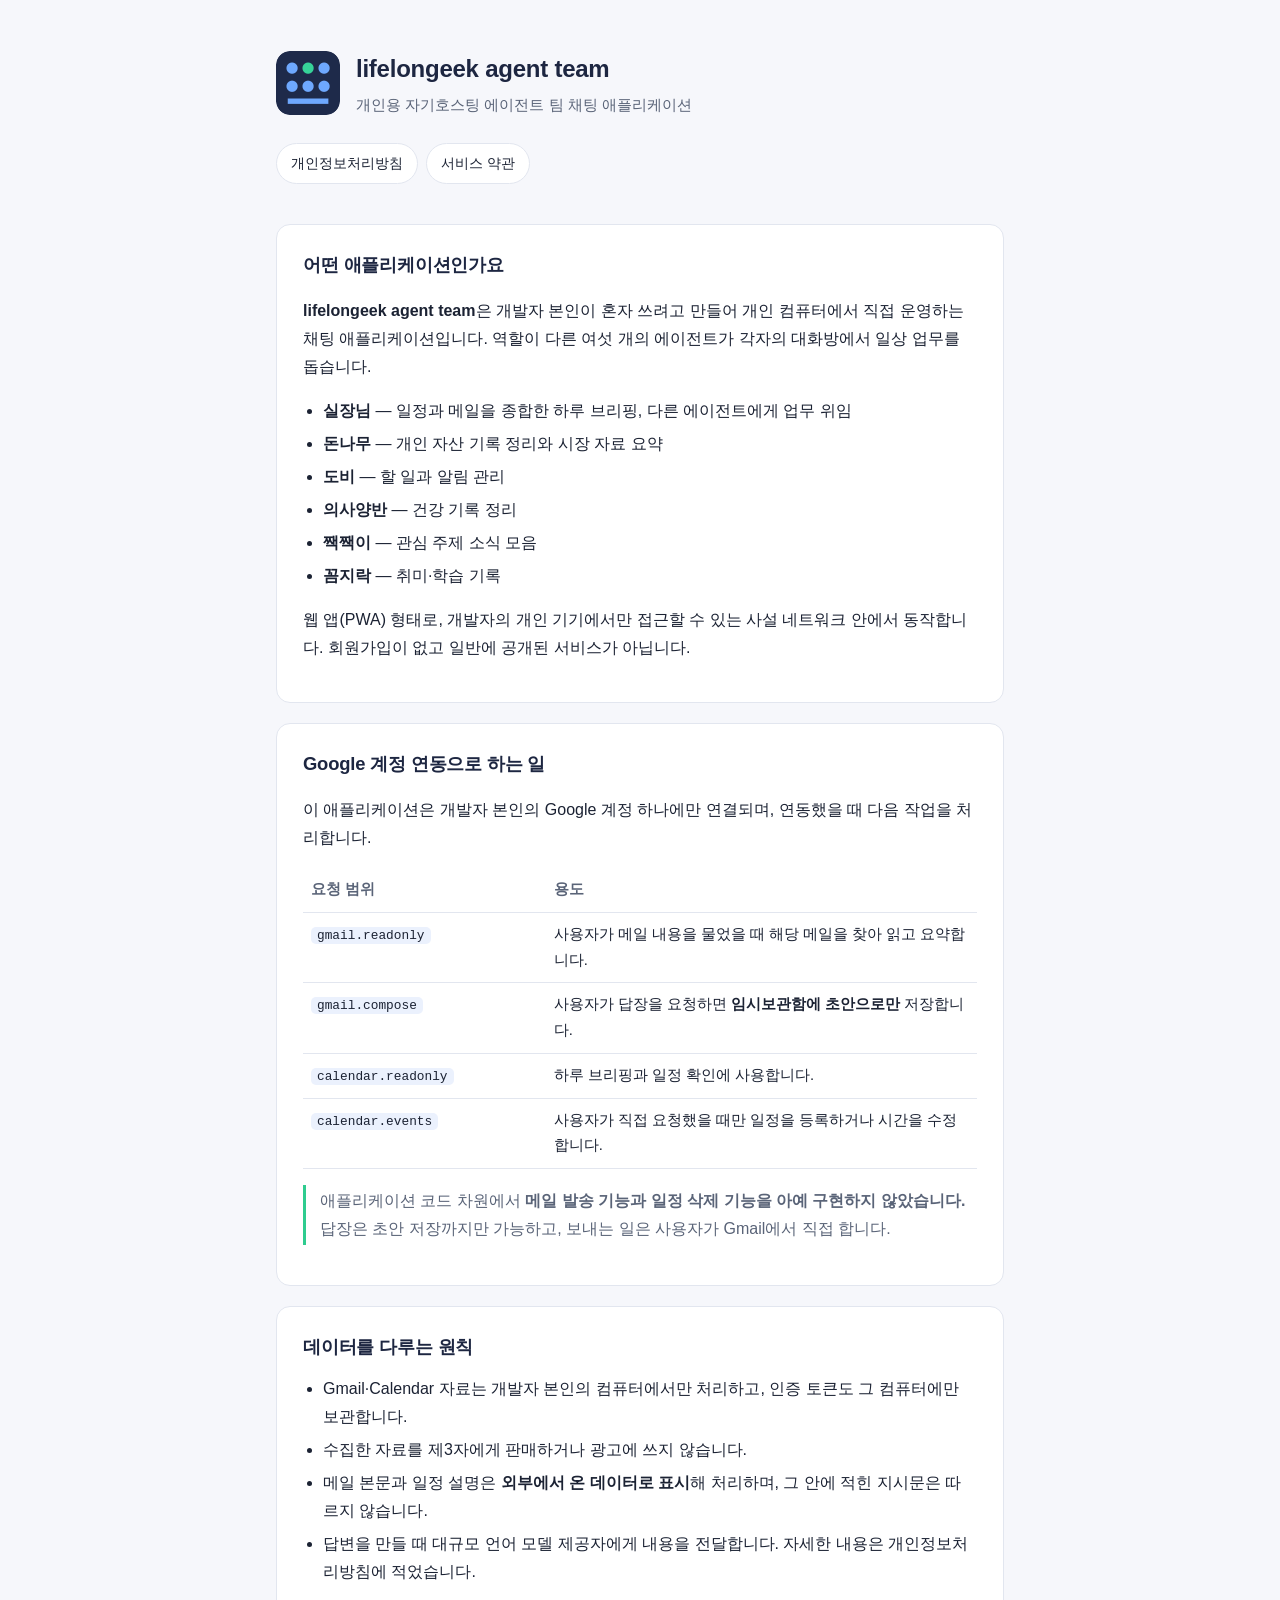
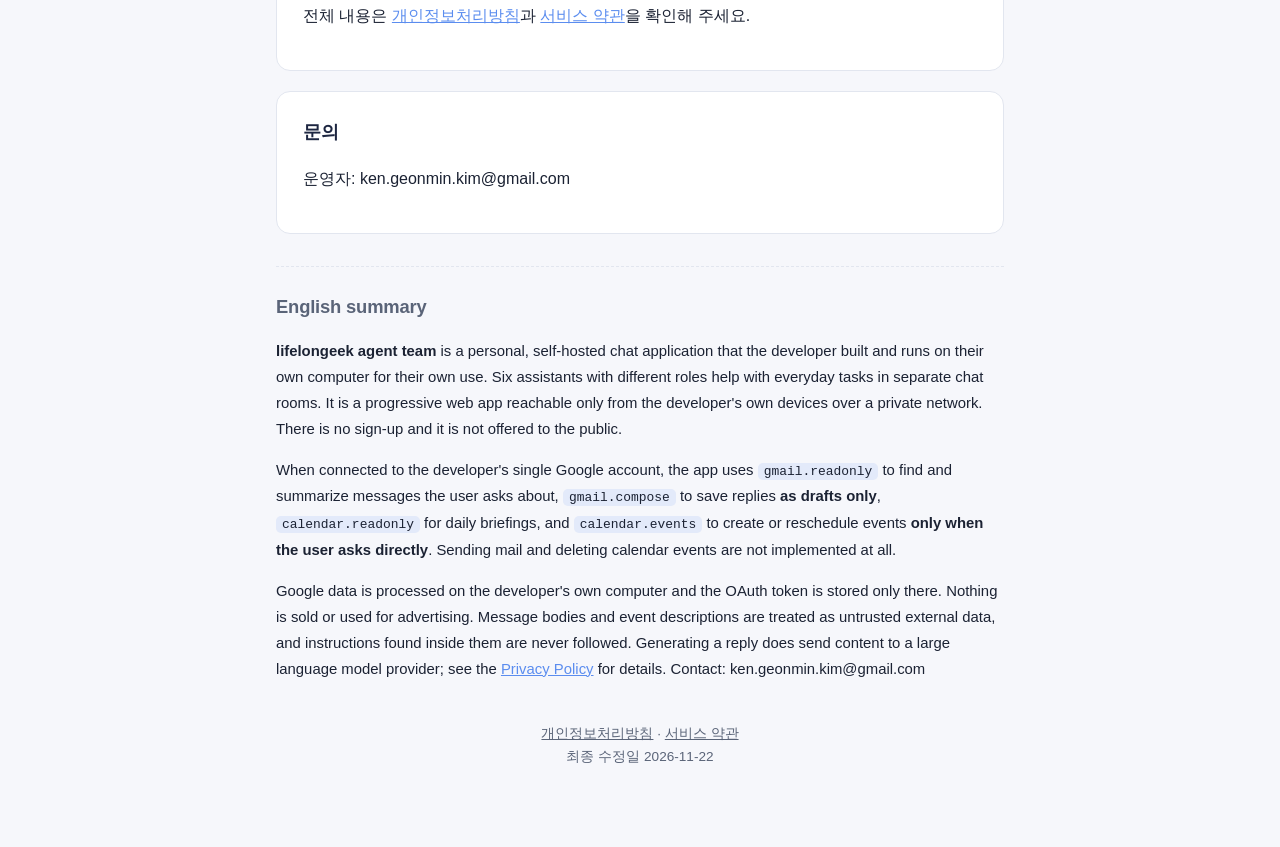
<file: index.html>
<!doctype html>
<html lang="ko">
<head>
<meta charset="utf-8">
<meta name="viewport" content="width=device-width, initial-scale=1">
<title>lifelongeek agent team</title>
<meta name="description" content="개인용 자기호스팅 에이전트 팀 채팅 애플리케이션. Gmail·Google Calendar 연동으로 메일 조회, 답장 초안 작성, 일정 확인·등록을 돕습니다.">
<link rel="icon" href="logo.png">
<link rel="stylesheet" href="style.css?v=3">
</head>
<body>
<div class="wrap">

<header class="site">
  <img src="logo.png" alt="lifelongeek agent team 로고">
  <div>
    <h1>lifelongeek agent team</h1>
    <p>개인용 자기호스팅 에이전트 팀 채팅 애플리케이션</p>
  </div>
</header>

<nav class="top">
  <a href="privacy.html">개인정보처리방침</a>
  <a href="terms.html">서비스 약관</a>
</nav>

<div class="card">
  <h2>어떤 애플리케이션인가요</h2>
  <p><strong>lifelongeek agent team</strong>은 개발자 본인이 혼자 쓰려고 만들어 개인 컴퓨터에서 직접 운영하는 채팅 애플리케이션입니다. 역할이 다른 여섯 개의 에이전트가 각자의 대화방에서 일상 업무를 돕습니다.</p>
  <ul>
    <li><strong>실장님</strong> — 일정과 메일을 종합한 하루 브리핑, 다른 에이전트에게 업무 위임</li>
    <li><strong>돈나무</strong> — 개인 자산 기록 정리와 시장 자료 요약</li>
    <li><strong>도비</strong> — 할 일과 알림 관리</li>
    <li><strong>의사양반</strong> — 건강 기록 정리</li>
    <li><strong>짹짹이</strong> — 관심 주제 소식 모음</li>
    <li><strong>꼼지락</strong> — 취미·학습 기록</li>
  </ul>
  <p>웹 앱(PWA) 형태로, 개발자의 개인 기기에서만 접근할 수 있는 사설 네트워크 안에서 동작합니다. 회원가입이 없고 일반에 공개된 서비스가 아닙니다.</p>
</div>

<div class="card">
  <h2>Google 계정 연동으로 하는 일</h2>
  <p>이 애플리케이션은 개발자 본인의 Google 계정 하나에만 연결되며, 연동했을 때 다음 작업을 처리합니다.</p>
  <table>
    <tr><th>요청 범위</th><th>용도</th></tr>
    <tr>
      <td><code>gmail.readonly</code></td>
      <td>사용자가 메일 내용을 물었을 때 해당 메일을 찾아 읽고 요약합니다.</td>
    </tr>
    <tr>
      <td><code>gmail.compose</code></td>
      <td>사용자가 답장을 요청하면 <strong>임시보관함에 초안으로만</strong> 저장합니다.</td>
    </tr>
    <tr>
      <td><code>calendar.readonly</code></td>
      <td>하루 브리핑과 일정 확인에 사용합니다.</td>
    </tr>
    <tr>
      <td><code>calendar.events</code></td>
      <td>사용자가 직접 요청했을 때만 일정을 등록하거나 시간을 수정합니다.</td>
    </tr>
  </table>
  <div class="note">
    애플리케이션 코드 차원에서 <strong>메일 발송 기능과 일정 삭제 기능을 아예 구현하지 않았습니다.</strong> 답장은 초안 저장까지만 가능하고, 보내는 일은 사용자가 Gmail에서 직접 합니다.
  </div>
</div>

<div class="card">
  <h2>데이터를 다루는 원칙</h2>
  <ul>
    <li>Gmail·Calendar 자료는 개발자 본인의 컴퓨터에서만 처리하고, 인증 토큰도 그 컴퓨터에만 보관합니다.</li>
    <li>수집한 자료를 제3자에게 판매하거나 광고에 쓰지 않습니다.</li>
    <li>메일 본문과 일정 설명은 <strong>외부에서 온 데이터로 표시</strong>해 처리하며, 그 안에 적힌 지시문은 따르지 않습니다.</li>
    <li>답변을 만들 때 대규모 언어 모델 제공자에게 내용을 전달합니다. 자세한 내용은 개인정보처리방침에 적었습니다.</li>
  </ul>
  <p>전체 내용은 <a href="privacy.html">개인정보처리방침</a>과 <a href="terms.html">서비스 약관</a>을 확인해 주세요.</p>
</div>

<div class="card">
  <h2>문의</h2>
  <p>운영자: ken.geonmin.kim@gmail.com</p>
</div>

<div class="en">
  <h2>English summary</h2>
  <p><strong>lifelongeek agent team</strong> is a personal, self-hosted chat application that the developer built and runs on their own computer for their own use. Six assistants with different roles help with everyday tasks in separate chat rooms. It is a progressive web app reachable only from the developer's own devices over a private network. There is no sign-up and it is not offered to the public.</p>
  <p>When connected to the developer's single Google account, the app uses <code>gmail.readonly</code> to find and summarize messages the user asks about, <code>gmail.compose</code> to save replies <strong>as drafts only</strong>, <code>calendar.readonly</code> for daily briefings, and <code>calendar.events</code> to create or reschedule events <strong>only when the user asks directly</strong>. Sending mail and deleting calendar events are not implemented at all.</p>
  <p>Google data is processed on the developer's own computer and the OAuth token is stored only there. Nothing is sold or used for advertising. Message bodies and event descriptions are treated as untrusted external data, and instructions found inside them are never followed. Generating a reply does send content to a large language model provider; see the <a href="privacy.html">Privacy Policy</a> for details. Contact: ken.geonmin.kim@gmail.com</p>
</div>

<footer class="site">
  <a href="privacy.html">개인정보처리방침</a> · <a href="terms.html">서비스 약관</a><br>
  최종 수정일 2026-11-22
</footer>

</div>
</body>
</html>
</file>
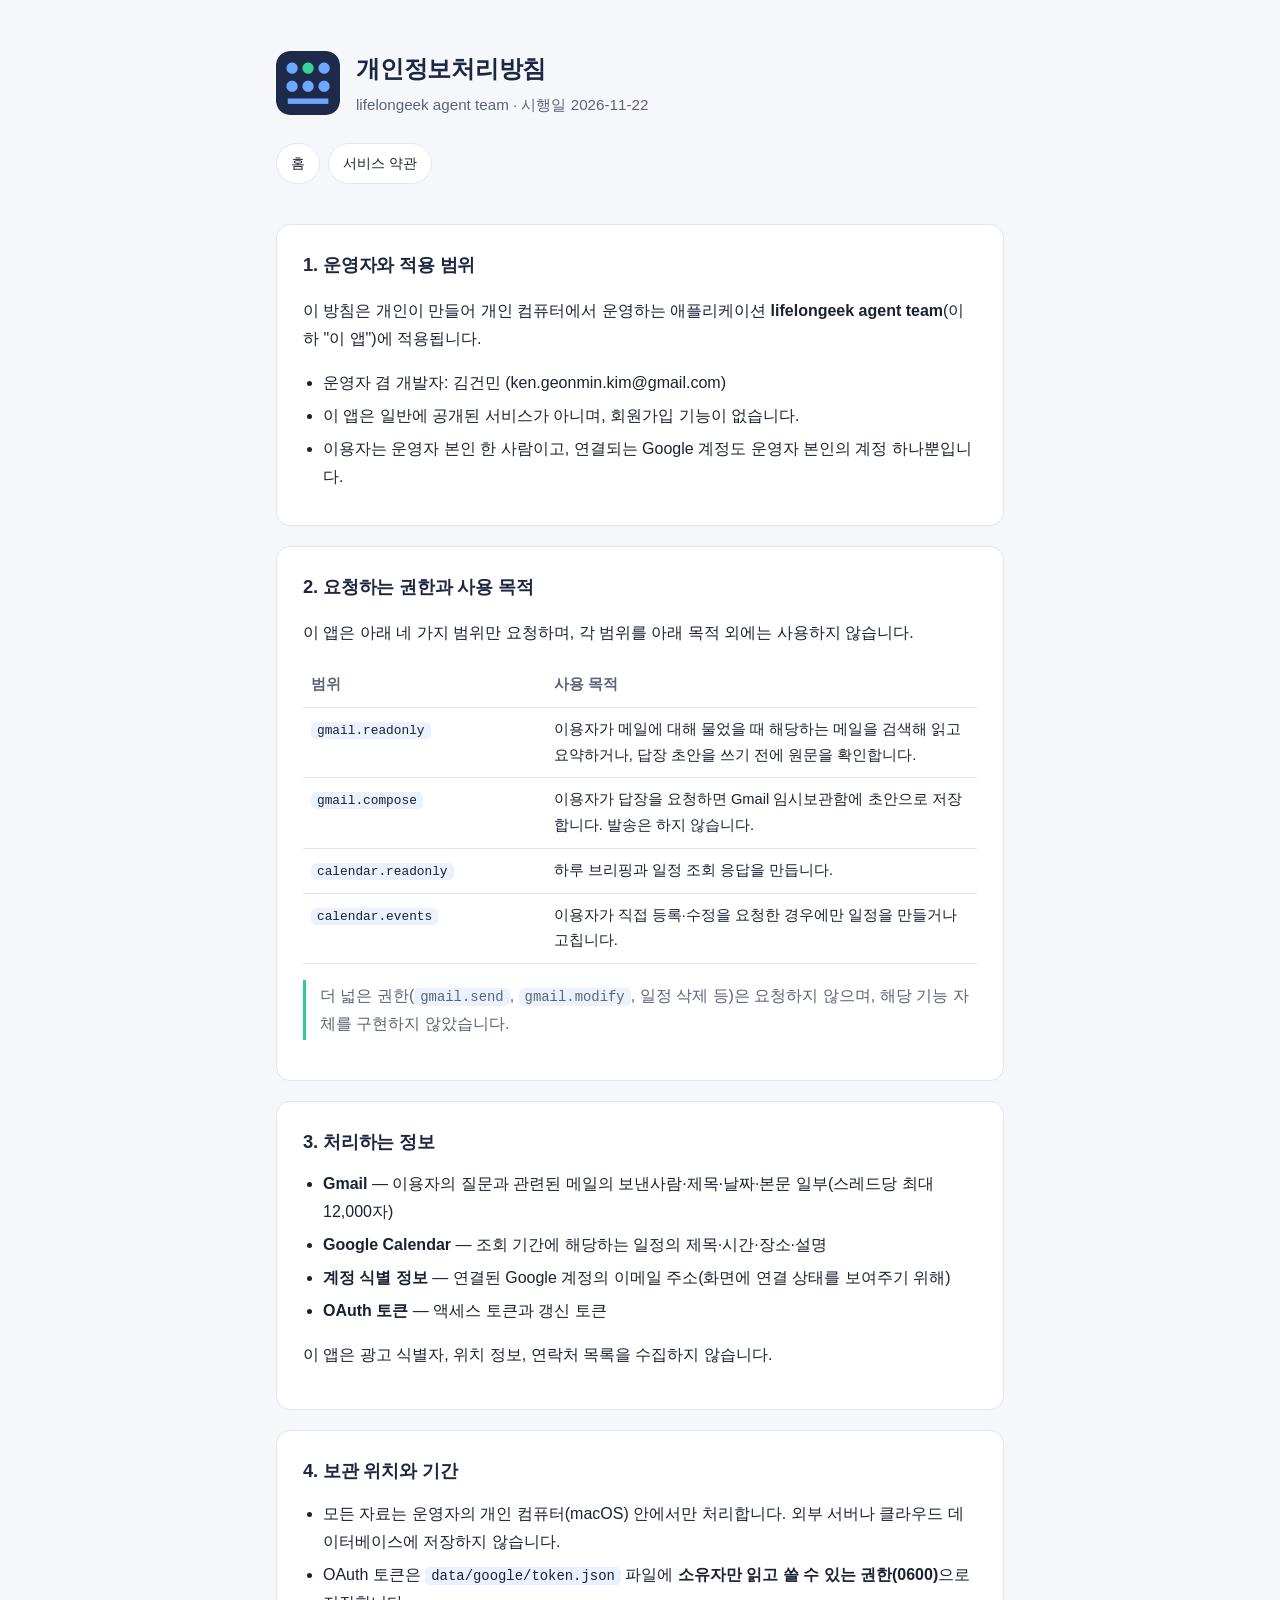
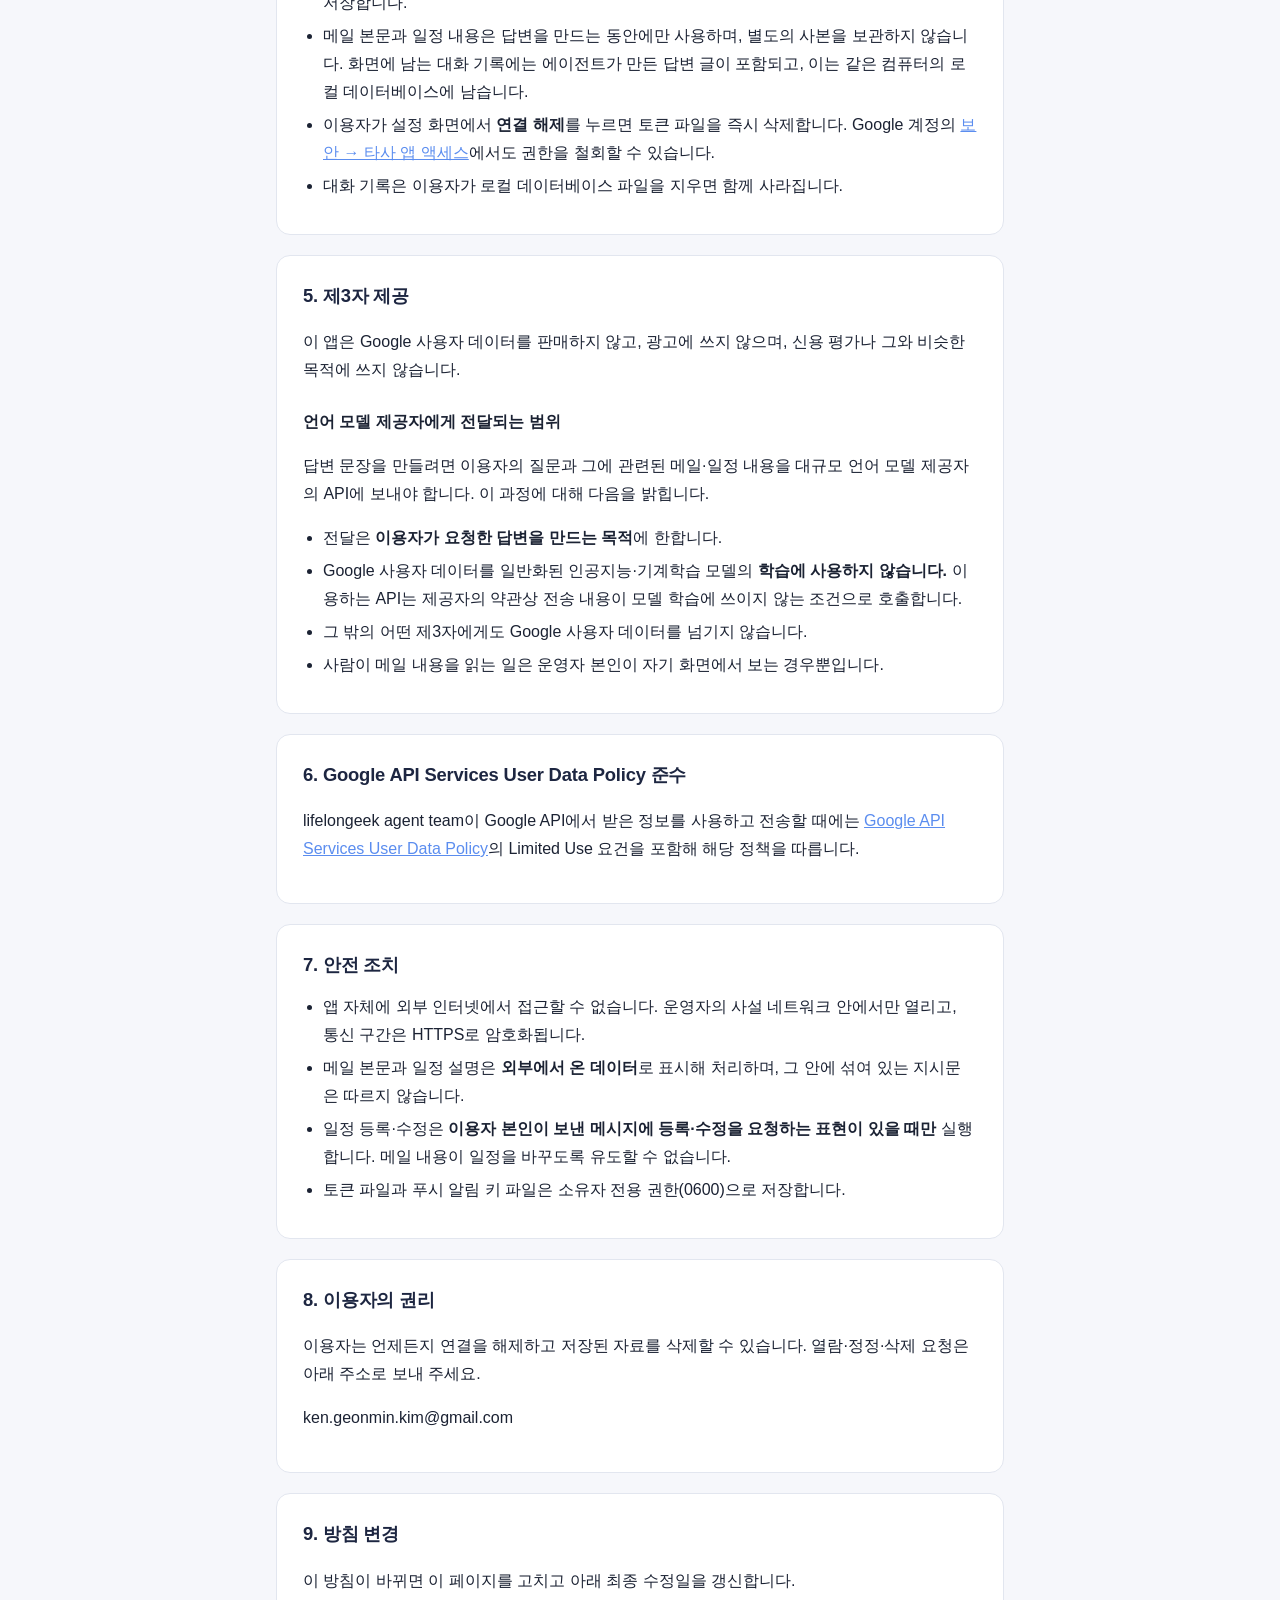
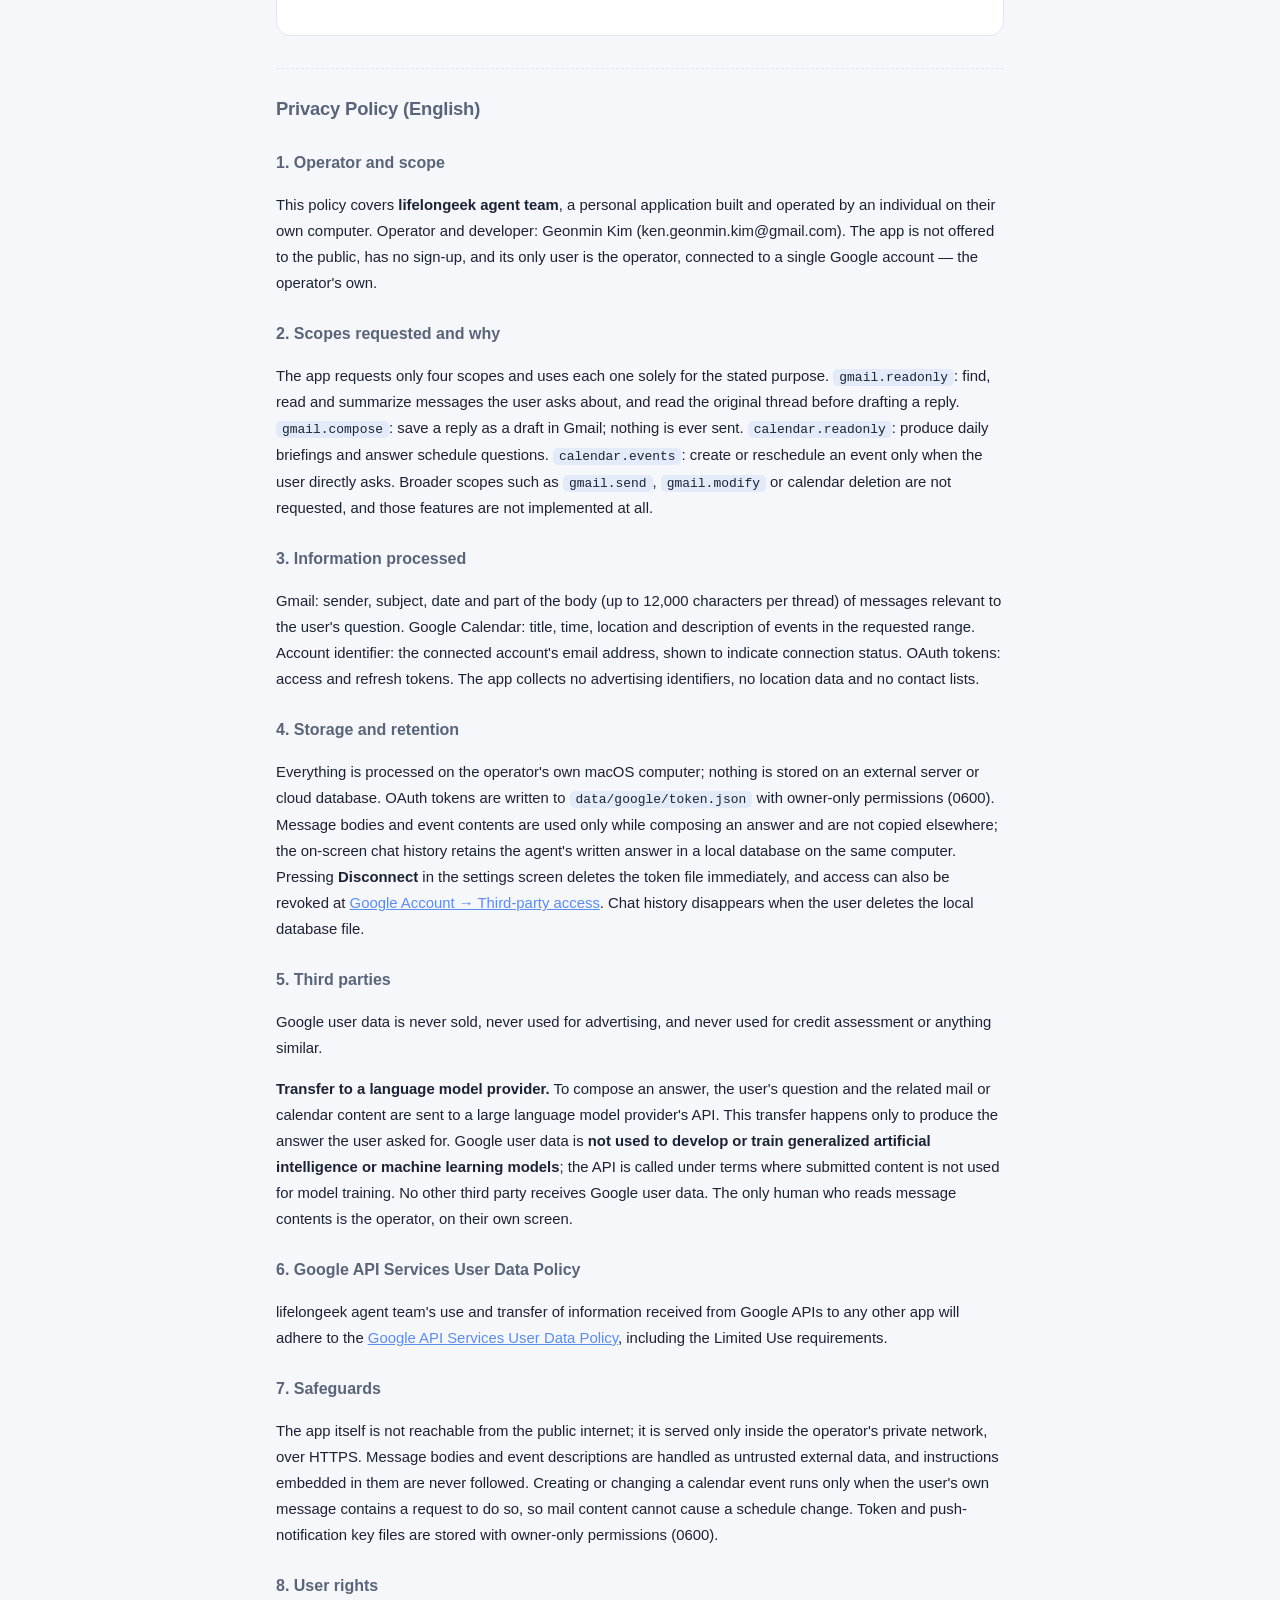
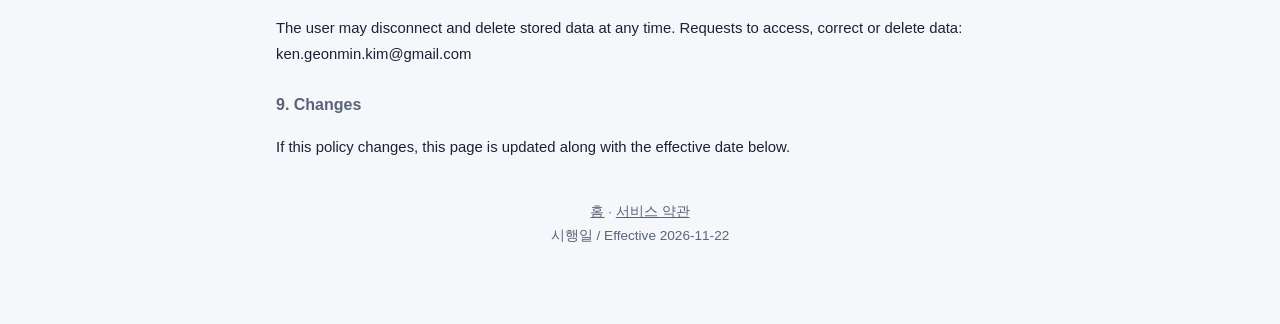
<file: privacy.html>
<!doctype html>
<html lang="ko">
<head>
<meta charset="utf-8">
<meta name="viewport" content="width=device-width, initial-scale=1">
<title>개인정보처리방침 — lifelongeek agent team</title>
<meta name="description" content="lifelongeek agent team 개인정보처리방침. Google 사용자 데이터의 수집·이용·보관·삭제 방침과 Limited Use 준수 사항.">
<link rel="icon" href="logo.png">
<link rel="stylesheet" href="style.css?v=3">
</head>
<body>
<div class="wrap">

<header class="site">
  <img src="logo.png" alt="lifelongeek agent team 로고">
  <div>
    <h1>개인정보처리방침</h1>
    <p>lifelongeek agent team · 시행일 2026-11-22</p>
  </div>
</header>

<nav class="top">
  <a href="index.html">홈</a>
  <a href="terms.html">서비스 약관</a>
</nav>

<div class="card">
  <h2>1. 운영자와 적용 범위</h2>
  <p>이 방침은 개인이 만들어 개인 컴퓨터에서 운영하는 애플리케이션 <strong>lifelongeek agent team</strong>(이하 "이 앱")에 적용됩니다.</p>
  <ul>
    <li>운영자 겸 개발자: 김건민 (ken.geonmin.kim@gmail.com)</li>
    <li>이 앱은 일반에 공개된 서비스가 아니며, 회원가입 기능이 없습니다.</li>
    <li>이용자는 운영자 본인 한 사람이고, 연결되는 Google 계정도 운영자 본인의 계정 하나뿐입니다.</li>
  </ul>
</div>

<div class="card">
  <h2>2. 요청하는 권한과 사용 목적</h2>
  <p>이 앱은 아래 네 가지 범위만 요청하며, 각 범위를 아래 목적 외에는 사용하지 않습니다.</p>
  <table>
    <tr><th>범위</th><th>사용 목적</th></tr>
    <tr>
      <td><code>gmail.readonly</code></td>
      <td>이용자가 메일에 대해 물었을 때 해당하는 메일을 검색해 읽고 요약하거나, 답장 초안을 쓰기 전에 원문을 확인합니다.</td>
    </tr>
    <tr>
      <td><code>gmail.compose</code></td>
      <td>이용자가 답장을 요청하면 Gmail 임시보관함에 초안으로 저장합니다. 발송은 하지 않습니다.</td>
    </tr>
    <tr>
      <td><code>calendar.readonly</code></td>
      <td>하루 브리핑과 일정 조회 응답을 만듭니다.</td>
    </tr>
    <tr>
      <td><code>calendar.events</code></td>
      <td>이용자가 직접 등록·수정을 요청한 경우에만 일정을 만들거나 고칩니다.</td>
    </tr>
  </table>
  <div class="note">
    더 넓은 권한(<code>gmail.send</code>, <code>gmail.modify</code>, 일정 삭제 등)은 요청하지 않으며, 해당 기능 자체를 구현하지 않았습니다.
  </div>
</div>

<div class="card">
  <h2>3. 처리하는 정보</h2>
  <ul>
    <li><strong>Gmail</strong> — 이용자의 질문과 관련된 메일의 보낸사람·제목·날짜·본문 일부(스레드당 최대 12,000자)</li>
    <li><strong>Google Calendar</strong> — 조회 기간에 해당하는 일정의 제목·시간·장소·설명</li>
    <li><strong>계정 식별 정보</strong> — 연결된 Google 계정의 이메일 주소(화면에 연결 상태를 보여주기 위해)</li>
    <li><strong>OAuth 토큰</strong> — 액세스 토큰과 갱신 토큰</li>
  </ul>
  <p>이 앱은 광고 식별자, 위치 정보, 연락처 목록을 수집하지 않습니다.</p>
</div>

<div class="card">
  <h2>4. 보관 위치와 기간</h2>
  <ul>
    <li>모든 자료는 운영자의 개인 컴퓨터(macOS) 안에서만 처리합니다. 외부 서버나 클라우드 데이터베이스에 저장하지 않습니다.</li>
    <li>OAuth 토큰은 <code>data/google/token.json</code> 파일에 <strong>소유자만 읽고 쓸 수 있는 권한(0600)</strong>으로 저장합니다.</li>
    <li>메일 본문과 일정 내용은 답변을 만드는 동안에만 사용하며, 별도의 사본을 보관하지 않습니다. 화면에 남는 대화 기록에는 에이전트가 만든 답변 글이 포함되고, 이는 같은 컴퓨터의 로컬 데이터베이스에 남습니다.</li>
    <li>이용자가 설정 화면에서 <strong>연결 해제</strong>를 누르면 토큰 파일을 즉시 삭제합니다. Google 계정의 <a href="https://myaccount.google.com/permissions">보안 → 타사 앱 액세스</a>에서도 권한을 철회할 수 있습니다.</li>
    <li>대화 기록은 이용자가 로컬 데이터베이스 파일을 지우면 함께 사라집니다.</li>
  </ul>
</div>

<div class="card">
  <h2>5. 제3자 제공</h2>
  <p>이 앱은 Google 사용자 데이터를 판매하지 않고, 광고에 쓰지 않으며, 신용 평가나 그와 비슷한 목적에 쓰지 않습니다.</p>
  <h3>언어 모델 제공자에게 전달되는 범위</h3>
  <p>답변 문장을 만들려면 이용자의 질문과 그에 관련된 메일·일정 내용을 대규모 언어 모델 제공자의 API에 보내야 합니다. 이 과정에 대해 다음을 밝힙니다.</p>
  <ul>
    <li>전달은 <strong>이용자가 요청한 답변을 만드는 목적</strong>에 한합니다.</li>
    <li>Google 사용자 데이터를 일반화된 인공지능·기계학습 모델의 <strong>학습에 사용하지 않습니다.</strong> 이용하는 API는 제공자의 약관상 전송 내용이 모델 학습에 쓰이지 않는 조건으로 호출합니다.</li>
    <li>그 밖의 어떤 제3자에게도 Google 사용자 데이터를 넘기지 않습니다.</li>
    <li>사람이 메일 내용을 읽는 일은 운영자 본인이 자기 화면에서 보는 경우뿐입니다.</li>
  </ul>
</div>

<div class="card">
  <h2>6. Google API Services User Data Policy 준수</h2>
  <p>lifelongeek agent team이 Google API에서 받은 정보를 사용하고 전송할 때에는 <a href="https://developers.google.com/terms/api-services-user-data-policy">Google API Services User Data Policy</a>의 Limited Use 요건을 포함해 해당 정책을 따릅니다.</p>
</div>

<div class="card">
  <h2>7. 안전 조치</h2>
  <ul>
    <li>앱 자체에 외부 인터넷에서 접근할 수 없습니다. 운영자의 사설 네트워크 안에서만 열리고, 통신 구간은 HTTPS로 암호화됩니다.</li>
    <li>메일 본문과 일정 설명은 <strong>외부에서 온 데이터</strong>로 표시해 처리하며, 그 안에 섞여 있는 지시문은 따르지 않습니다.</li>
    <li>일정 등록·수정은 <strong>이용자 본인이 보낸 메시지에 등록·수정을 요청하는 표현이 있을 때만</strong> 실행합니다. 메일 내용이 일정을 바꾸도록 유도할 수 없습니다.</li>
    <li>토큰 파일과 푸시 알림 키 파일은 소유자 전용 권한(0600)으로 저장합니다.</li>
  </ul>
</div>

<div class="card">
  <h2>8. 이용자의 권리</h2>
  <p>이용자는 언제든지 연결을 해제하고 저장된 자료를 삭제할 수 있습니다. 열람·정정·삭제 요청은 아래 주소로 보내 주세요.</p>
  <p>ken.geonmin.kim@gmail.com</p>
</div>

<div class="card">
  <h2>9. 방침 변경</h2>
  <p>이 방침이 바뀌면 이 페이지를 고치고 아래 최종 수정일을 갱신합니다.</p>
</div>

<div class="en">
  <h2>Privacy Policy (English)</h2>

  <h3>1. Operator and scope</h3>
  <p>This policy covers <strong>lifelongeek agent team</strong>, a personal application built and operated by an individual on their own computer. Operator and developer: Geonmin Kim (ken.geonmin.kim@gmail.com). The app is not offered to the public, has no sign-up, and its only user is the operator, connected to a single Google account — the operator's own.</p>

  <h3>2. Scopes requested and why</h3>
  <p>The app requests only four scopes and uses each one solely for the stated purpose. <code>gmail.readonly</code>: find, read and summarize messages the user asks about, and read the original thread before drafting a reply. <code>gmail.compose</code>: save a reply as a draft in Gmail; nothing is ever sent. <code>calendar.readonly</code>: produce daily briefings and answer schedule questions. <code>calendar.events</code>: create or reschedule an event only when the user directly asks. Broader scopes such as <code>gmail.send</code>, <code>gmail.modify</code> or calendar deletion are not requested, and those features are not implemented at all.</p>

  <h3>3. Information processed</h3>
  <p>Gmail: sender, subject, date and part of the body (up to 12,000 characters per thread) of messages relevant to the user's question. Google Calendar: title, time, location and description of events in the requested range. Account identifier: the connected account's email address, shown to indicate connection status. OAuth tokens: access and refresh tokens. The app collects no advertising identifiers, no location data and no contact lists.</p>

  <h3>4. Storage and retention</h3>
  <p>Everything is processed on the operator's own macOS computer; nothing is stored on an external server or cloud database. OAuth tokens are written to <code>data/google/token.json</code> with owner-only permissions (0600). Message bodies and event contents are used only while composing an answer and are not copied elsewhere; the on-screen chat history retains the agent's written answer in a local database on the same computer. Pressing <strong>Disconnect</strong> in the settings screen deletes the token file immediately, and access can also be revoked at <a href="https://myaccount.google.com/permissions">Google Account → Third-party access</a>. Chat history disappears when the user deletes the local database file.</p>

  <h3>5. Third parties</h3>
  <p>Google user data is never sold, never used for advertising, and never used for credit assessment or anything similar.</p>
  <p><strong>Transfer to a language model provider.</strong> To compose an answer, the user's question and the related mail or calendar content are sent to a large language model provider's API. This transfer happens only to produce the answer the user asked for. Google user data is <strong>not used to develop or train generalized artificial intelligence or machine learning models</strong>; the API is called under terms where submitted content is not used for model training. No other third party receives Google user data. The only human who reads message contents is the operator, on their own screen.</p>

  <h3>6. Google API Services User Data Policy</h3>
  <p>lifelongeek agent team's use and transfer of information received from Google APIs to any other app will adhere to the <a href="https://developers.google.com/terms/api-services-user-data-policy">Google API Services User Data Policy</a>, including the Limited Use requirements.</p>

  <h3>7. Safeguards</h3>
  <p>The app itself is not reachable from the public internet; it is served only inside the operator's private network, over HTTPS. Message bodies and event descriptions are handled as untrusted external data, and instructions embedded in them are never followed. Creating or changing a calendar event runs only when the user's own message contains a request to do so, so mail content cannot cause a schedule change. Token and push-notification key files are stored with owner-only permissions (0600).</p>

  <h3>8. User rights</h3>
  <p>The user may disconnect and delete stored data at any time. Requests to access, correct or delete data: ken.geonmin.kim@gmail.com</p>

  <h3>9. Changes</h3>
  <p>If this policy changes, this page is updated along with the effective date below.</p>
</div>

<footer class="site">
  <a href="index.html">홈</a> · <a href="terms.html">서비스 약관</a><br>
  시행일 / Effective 2026-11-22
</footer>

</div>
</body>
</html>
</file>
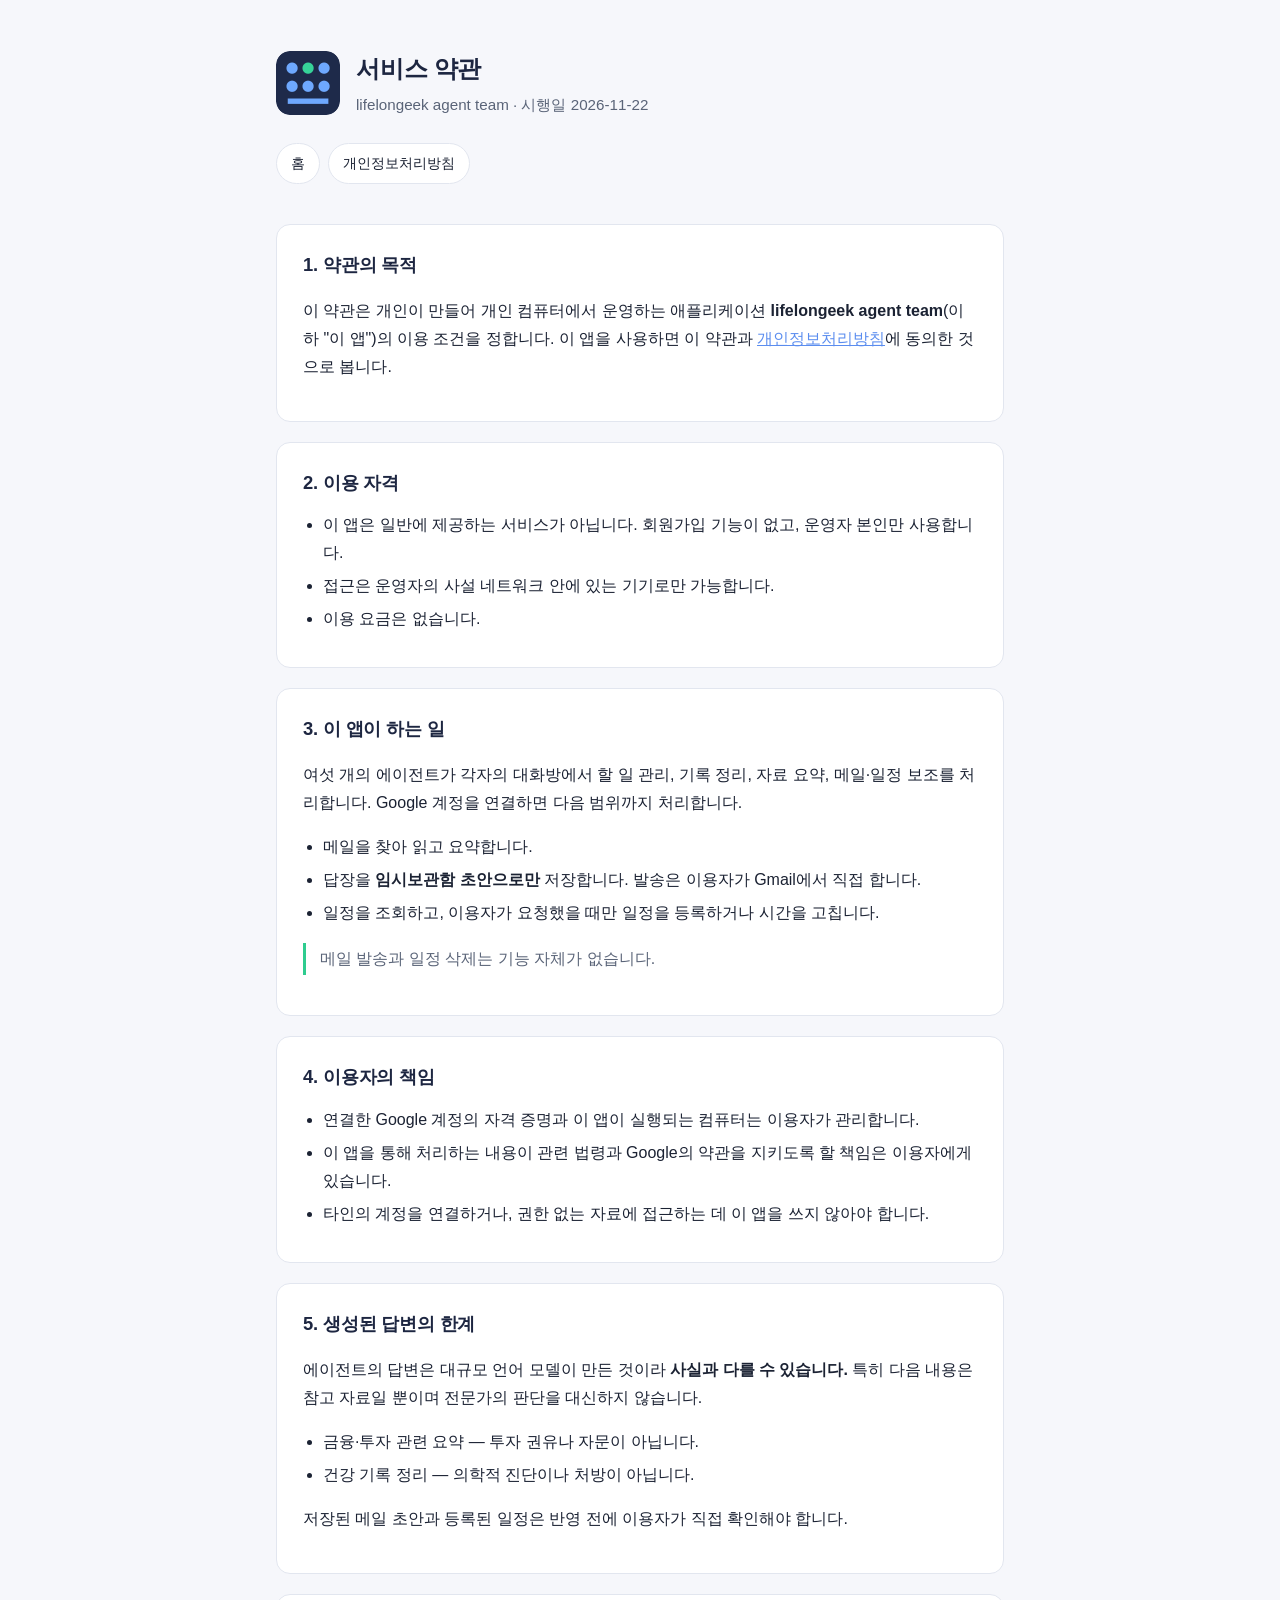
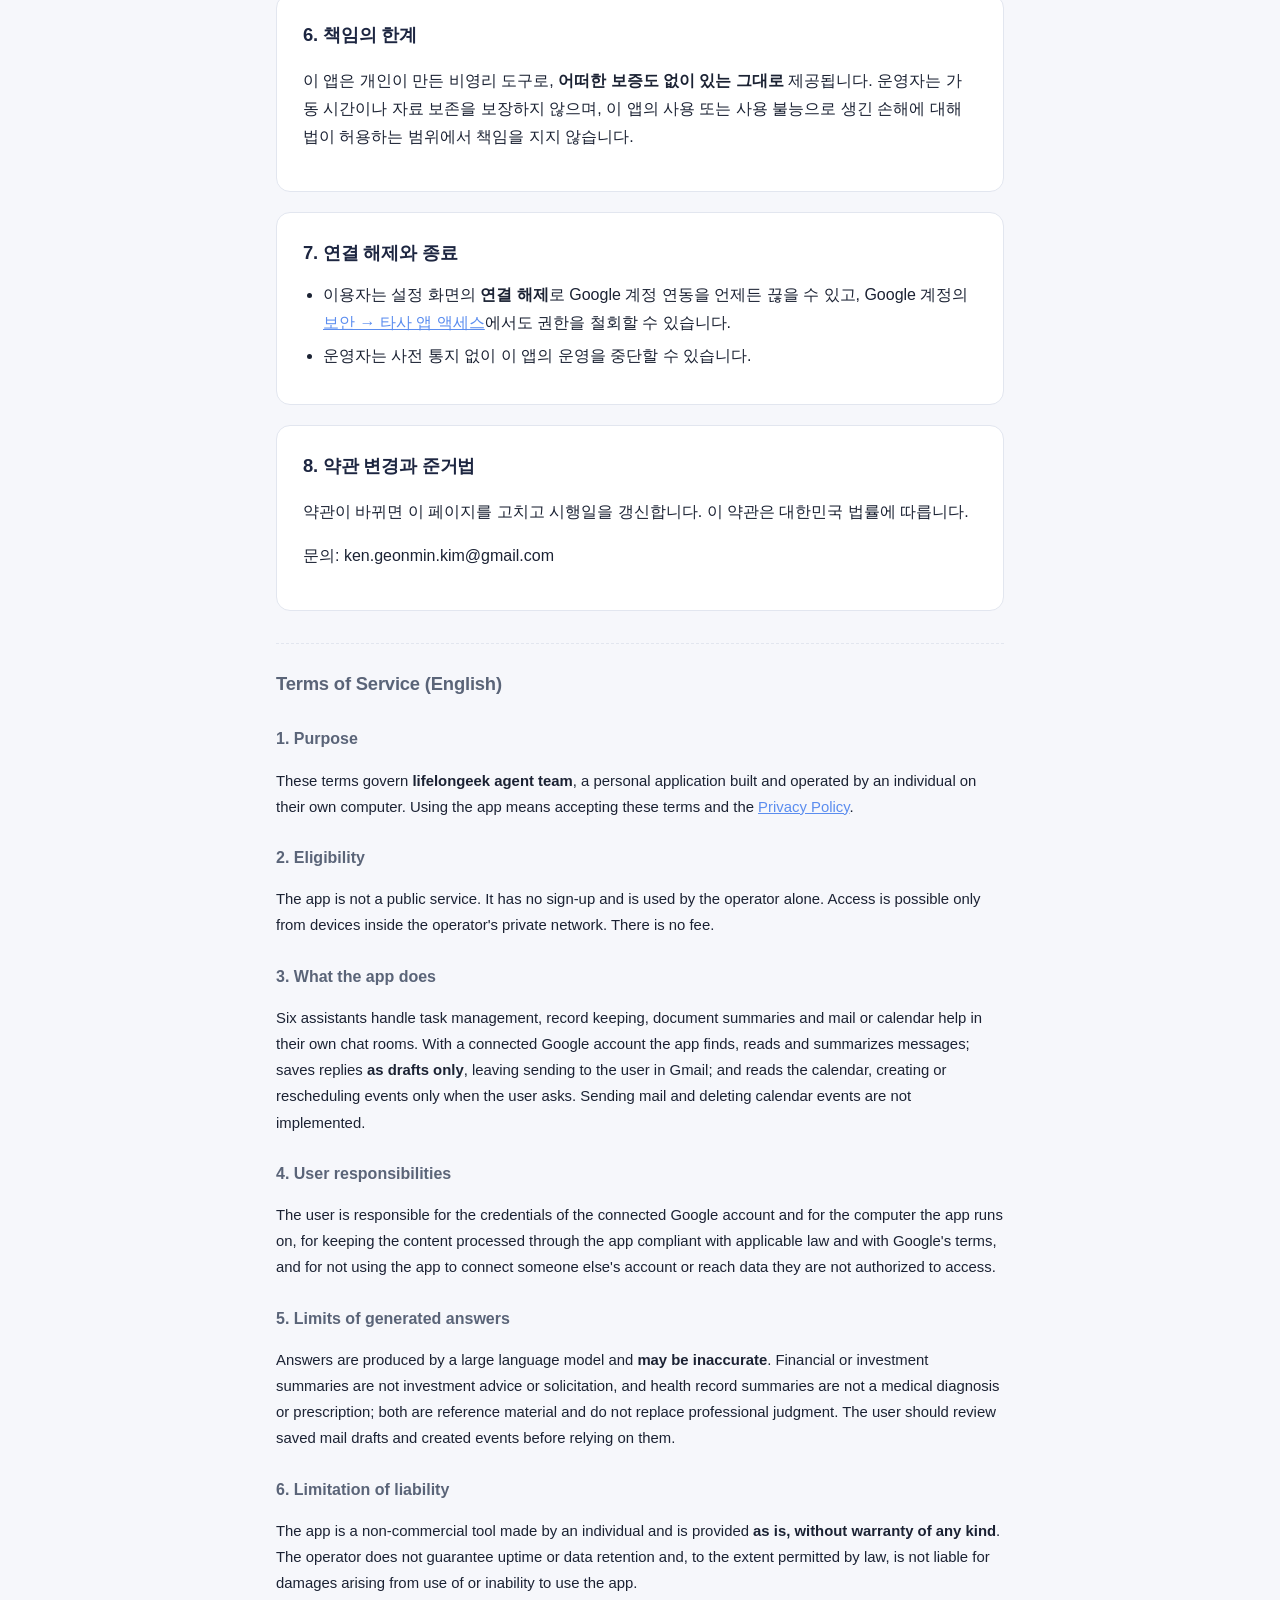
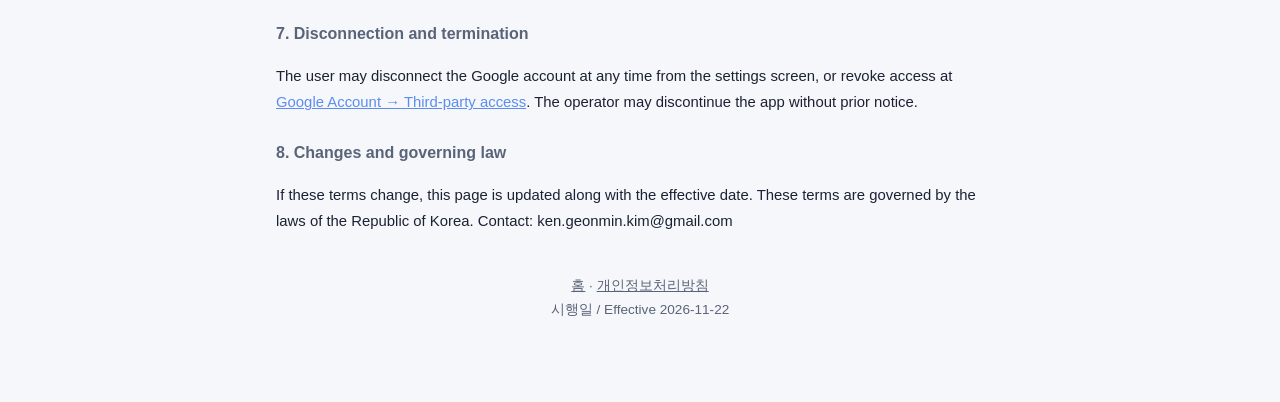
<file: terms.html>
<!doctype html>
<html lang="ko">
<head>
<meta charset="utf-8">
<meta name="viewport" content="width=device-width, initial-scale=1">
<title>서비스 약관 — lifelongeek agent team</title>
<meta name="description" content="lifelongeek agent team 서비스 약관. 이용 범위, 금지 사항, 책임 한계와 종료 조건.">
<link rel="icon" href="logo.png">
<link rel="stylesheet" href="style.css?v=3">
</head>
<body>
<div class="wrap">

<header class="site">
  <img src="logo.png" alt="lifelongeek agent team 로고">
  <div>
    <h1>서비스 약관</h1>
    <p>lifelongeek agent team · 시행일 2026-11-22</p>
  </div>
</header>

<nav class="top">
  <a href="index.html">홈</a>
  <a href="privacy.html">개인정보처리방침</a>
</nav>

<div class="card">
  <h2>1. 약관의 목적</h2>
  <p>이 약관은 개인이 만들어 개인 컴퓨터에서 운영하는 애플리케이션 <strong>lifelongeek agent team</strong>(이하 "이 앱")의 이용 조건을 정합니다. 이 앱을 사용하면 이 약관과 <a href="privacy.html">개인정보처리방침</a>에 동의한 것으로 봅니다.</p>
</div>

<div class="card">
  <h2>2. 이용 자격</h2>
  <ul>
    <li>이 앱은 일반에 제공하는 서비스가 아닙니다. 회원가입 기능이 없고, 운영자 본인만 사용합니다.</li>
    <li>접근은 운영자의 사설 네트워크 안에 있는 기기로만 가능합니다.</li>
    <li>이용 요금은 없습니다.</li>
  </ul>
</div>

<div class="card">
  <h2>3. 이 앱이 하는 일</h2>
  <p>여섯 개의 에이전트가 각자의 대화방에서 할 일 관리, 기록 정리, 자료 요약, 메일·일정 보조를 처리합니다. Google 계정을 연결하면 다음 범위까지 처리합니다.</p>
  <ul>
    <li>메일을 찾아 읽고 요약합니다.</li>
    <li>답장을 <strong>임시보관함 초안으로만</strong> 저장합니다. 발송은 이용자가 Gmail에서 직접 합니다.</li>
    <li>일정을 조회하고, 이용자가 요청했을 때만 일정을 등록하거나 시간을 고칩니다.</li>
  </ul>
  <div class="note">
    메일 발송과 일정 삭제는 기능 자체가 없습니다.
  </div>
</div>

<div class="card">
  <h2>4. 이용자의 책임</h2>
  <ul>
    <li>연결한 Google 계정의 자격 증명과 이 앱이 실행되는 컴퓨터는 이용자가 관리합니다.</li>
    <li>이 앱을 통해 처리하는 내용이 관련 법령과 Google의 약관을 지키도록 할 책임은 이용자에게 있습니다.</li>
    <li>타인의 계정을 연결하거나, 권한 없는 자료에 접근하는 데 이 앱을 쓰지 않아야 합니다.</li>
  </ul>
</div>

<div class="card">
  <h2>5. 생성된 답변의 한계</h2>
  <p>에이전트의 답변은 대규모 언어 모델이 만든 것이라 <strong>사실과 다를 수 있습니다.</strong> 특히 다음 내용은 참고 자료일 뿐이며 전문가의 판단을 대신하지 않습니다.</p>
  <ul>
    <li>금융·투자 관련 요약 — 투자 권유나 자문이 아닙니다.</li>
    <li>건강 기록 정리 — 의학적 진단이나 처방이 아닙니다.</li>
  </ul>
  <p>저장된 메일 초안과 등록된 일정은 반영 전에 이용자가 직접 확인해야 합니다.</p>
</div>

<div class="card">
  <h2>6. 책임의 한계</h2>
  <p>이 앱은 개인이 만든 비영리 도구로, <strong>어떠한 보증도 없이 있는 그대로</strong> 제공됩니다. 운영자는 가동 시간이나 자료 보존을 보장하지 않으며, 이 앱의 사용 또는 사용 불능으로 생긴 손해에 대해 법이 허용하는 범위에서 책임을 지지 않습니다.</p>
</div>

<div class="card">
  <h2>7. 연결 해제와 종료</h2>
  <ul>
    <li>이용자는 설정 화면의 <strong>연결 해제</strong>로 Google 계정 연동을 언제든 끊을 수 있고, Google 계정의 <a href="https://myaccount.google.com/permissions">보안 → 타사 앱 액세스</a>에서도 권한을 철회할 수 있습니다.</li>
    <li>운영자는 사전 통지 없이 이 앱의 운영을 중단할 수 있습니다.</li>
  </ul>
</div>

<div class="card">
  <h2>8. 약관 변경과 준거법</h2>
  <p>약관이 바뀌면 이 페이지를 고치고 시행일을 갱신합니다. 이 약관은 대한민국 법률에 따릅니다.</p>
  <p>문의: ken.geonmin.kim@gmail.com</p>
</div>

<div class="en">
  <h2>Terms of Service (English)</h2>

  <h3>1. Purpose</h3>
  <p>These terms govern <strong>lifelongeek agent team</strong>, a personal application built and operated by an individual on their own computer. Using the app means accepting these terms and the <a href="privacy.html">Privacy Policy</a>.</p>

  <h3>2. Eligibility</h3>
  <p>The app is not a public service. It has no sign-up and is used by the operator alone. Access is possible only from devices inside the operator's private network. There is no fee.</p>

  <h3>3. What the app does</h3>
  <p>Six assistants handle task management, record keeping, document summaries and mail or calendar help in their own chat rooms. With a connected Google account the app finds, reads and summarizes messages; saves replies <strong>as drafts only</strong>, leaving sending to the user in Gmail; and reads the calendar, creating or rescheduling events only when the user asks. Sending mail and deleting calendar events are not implemented.</p>

  <h3>4. User responsibilities</h3>
  <p>The user is responsible for the credentials of the connected Google account and for the computer the app runs on, for keeping the content processed through the app compliant with applicable law and with Google's terms, and for not using the app to connect someone else's account or reach data they are not authorized to access.</p>

  <h3>5. Limits of generated answers</h3>
  <p>Answers are produced by a large language model and <strong>may be inaccurate</strong>. Financial or investment summaries are not investment advice or solicitation, and health record summaries are not a medical diagnosis or prescription; both are reference material and do not replace professional judgment. The user should review saved mail drafts and created events before relying on them.</p>

  <h3>6. Limitation of liability</h3>
  <p>The app is a non-commercial tool made by an individual and is provided <strong>as is, without warranty of any kind</strong>. The operator does not guarantee uptime or data retention and, to the extent permitted by law, is not liable for damages arising from use of or inability to use the app.</p>

  <h3>7. Disconnection and termination</h3>
  <p>The user may disconnect the Google account at any time from the settings screen, or revoke access at <a href="https://myaccount.google.com/permissions">Google Account → Third-party access</a>. The operator may discontinue the app without prior notice.</p>

  <h3>8. Changes and governing law</h3>
  <p>If these terms change, this page is updated along with the effective date. These terms are governed by the laws of the Republic of Korea. Contact: ken.geonmin.kim@gmail.com</p>
</div>

<footer class="site">
  <a href="index.html">홈</a> · <a href="privacy.html">개인정보처리방침</a><br>
  시행일 / Effective 2026-11-22
</footer>

</div>
</body>
</html>
</file>
<file: style.css>
:root {
  --bg: #f6f7fb;
  --card: #ffffff;
  --ink: #1b2233;
  --muted: #5a6478;
  --line: #e2e6ef;
  --navy: #1d2641;
  --blue: #5b8def;
  --green: #2ecc8f;
}

@media (prefers-color-scheme: dark) {
  :root {
    --bg: #11151f;
    --card: #1a202e;
    --ink: #e8ecf5;
    --muted: #9aa5bb;
    --line: #2a3243;
    --navy: #e8ecf5;
  }
}

* { box-sizing: border-box; }

body {
  margin: 0;
  background: var(--bg);
  color: var(--ink);
  font: 16px/1.75 -apple-system, BlinkMacSystemFont, "Apple SD Gothic Neo",
        "Pretendard", "Noto Sans KR", Segoe UI, Roboto, sans-serif;
  -webkit-text-size-adjust: 100%;
}

.wrap {
  max-width: 760px;
  margin: 0 auto;
  padding: 48px 16px 80px;
}

header.site {
  display: flex;
  align-items: center;
  gap: 16px;
  margin-bottom: 8px;
}

header.site img {
  width: 64px;
  height: 64px;
  border-radius: 14px;
  flex: none;
}

header.site h1 {
  margin: 0;
  font-size: 1.5rem;
  letter-spacing: -0.01em;
  color: var(--navy);
}

header.site p {
  margin: 2px 0 0;
  color: var(--muted);
  font-size: 0.95rem;
}

nav.top {
  display: flex;
  flex-wrap: wrap;
  gap: 8px;
  margin: 24px 0 40px;
}

nav.top a {
  padding: 7px 14px;
  border: 1px solid var(--line);
  border-radius: 999px;
  background: var(--card);
  color: var(--ink);
  text-decoration: none;
  font-size: 0.9rem;
}

nav.top a:hover { border-color: var(--blue); color: var(--blue); }

.card {
  background: var(--card);
  border: 1px solid var(--line);
  border-radius: 14px;
  padding: 24px 26px;
  margin-bottom: 20px;
}

h2 {
  font-size: 1.15rem;
  margin: 0 0 12px;
  color: var(--navy);
  letter-spacing: -0.01em;
}

h3 {
  font-size: 1rem;
  margin: 24px 0 8px;
}

p, li { color: var(--ink); }

ul { padding-left: 20px; margin: 10px 0; }
li { margin: 5px 0; }

code {
  background: rgba(91, 141, 239, 0.12);
  border-radius: 5px;
  padding: 1px 6px;
  font-size: 0.87em;
  font-family: ui-monospace, SFMono-Regular, Menlo, monospace;
  overflow-wrap: anywhere;
}

table {
  width: 100%;
  border-collapse: collapse;
  margin: 14px 0;
  font-size: 0.92rem;
}

th, td {
  border-bottom: 1px solid var(--line);
  padding: 9px 8px;
  text-align: left;
  vertical-align: top;
}

th { color: var(--muted); font-weight: 600; }

td:first-child, th:first-child { width: 36%; }

td:first-child code { white-space: nowrap; }

.note {
  border-left: 3px solid var(--green);
  padding: 2px 0 2px 14px;
  margin: 16px 0;
  color: var(--muted);
}

.en {
  margin-top: 32px;
  padding-top: 24px;
  border-top: 1px dashed var(--line);
  color: var(--muted);
  font-size: 0.93rem;
}

.en h2, .en h3 { color: var(--muted); }

footer.site {
  margin-top: 40px;
  color: var(--muted);
  font-size: 0.85rem;
  text-align: center;
}

footer.site a { color: var(--muted); }

@media (max-width: 560px) {
  .wrap { padding: 32px 16px 64px; }
  .card { padding: 20px 18px; }
  header.site img { width: 52px; height: 52px; }
}

.card a, .en a { color: var(--blue); }
.card a:hover, .en a:hover { text-decoration: none; }
</file>
